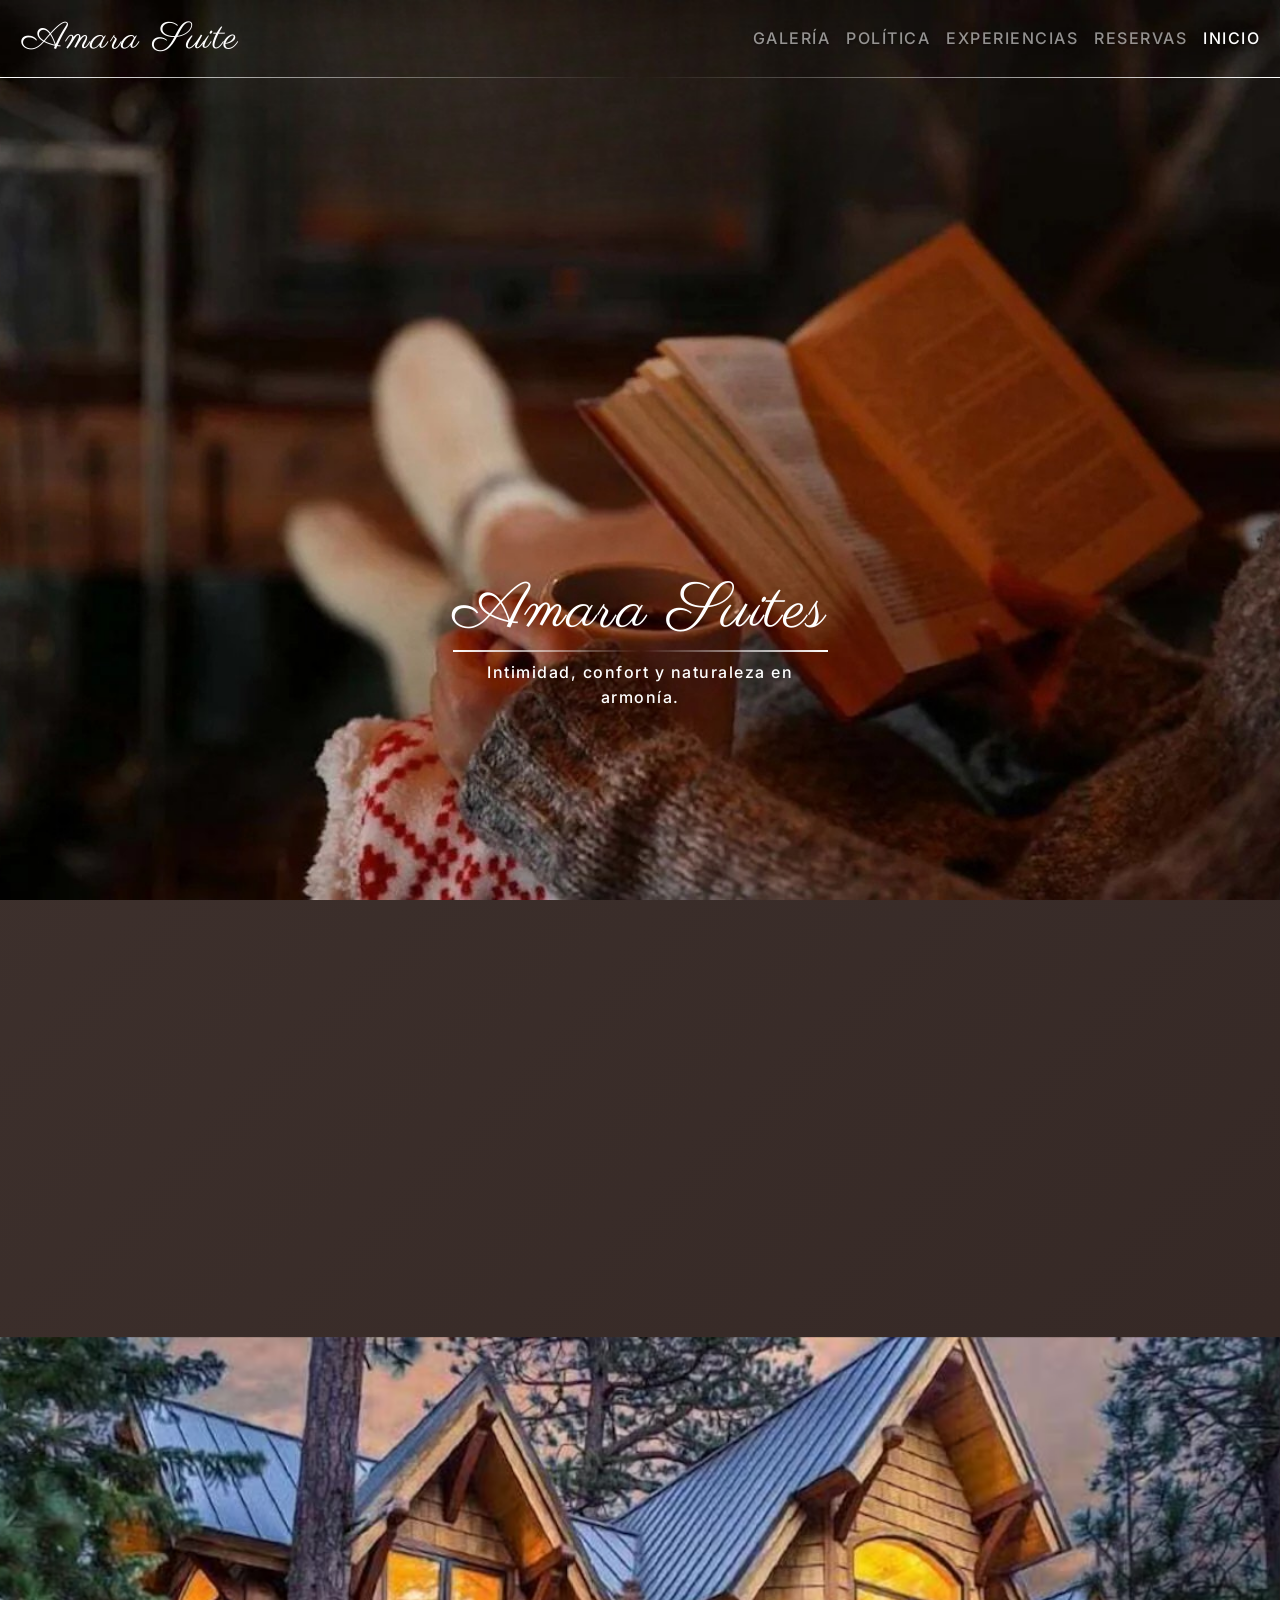
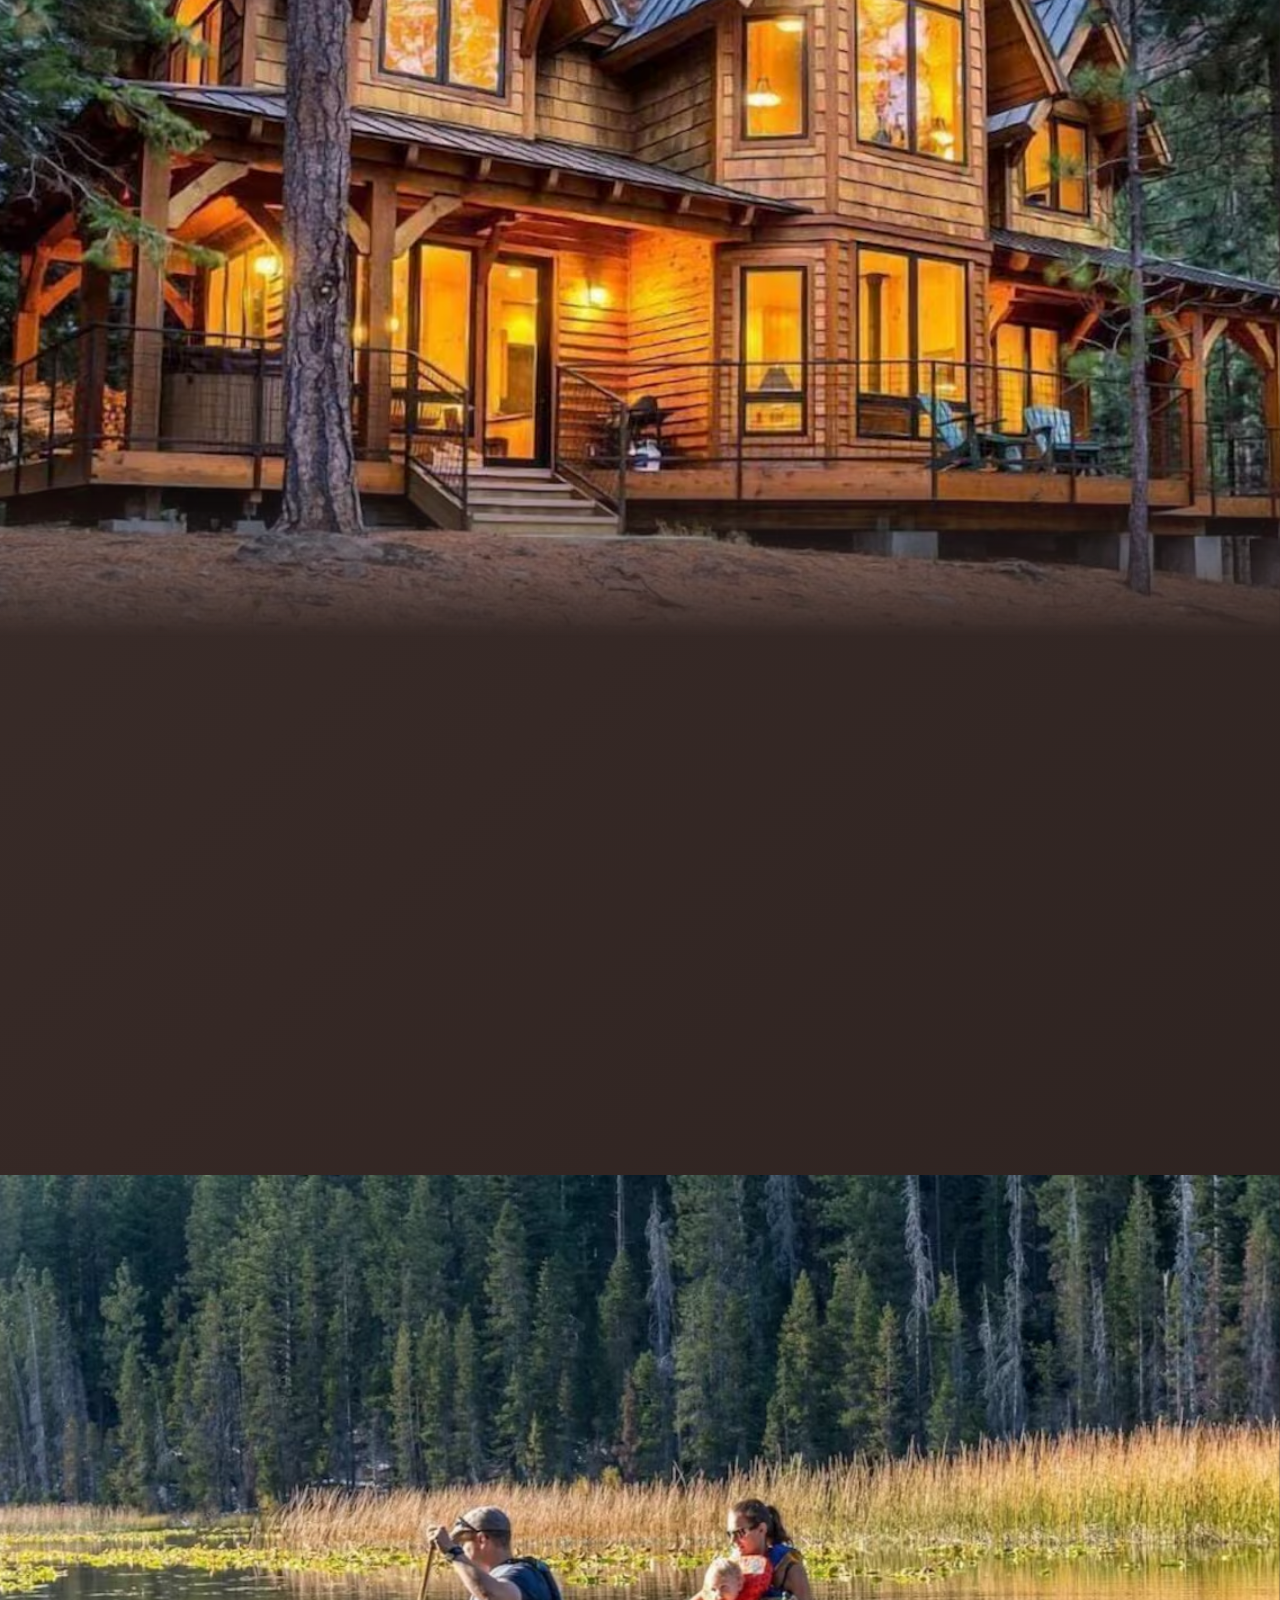
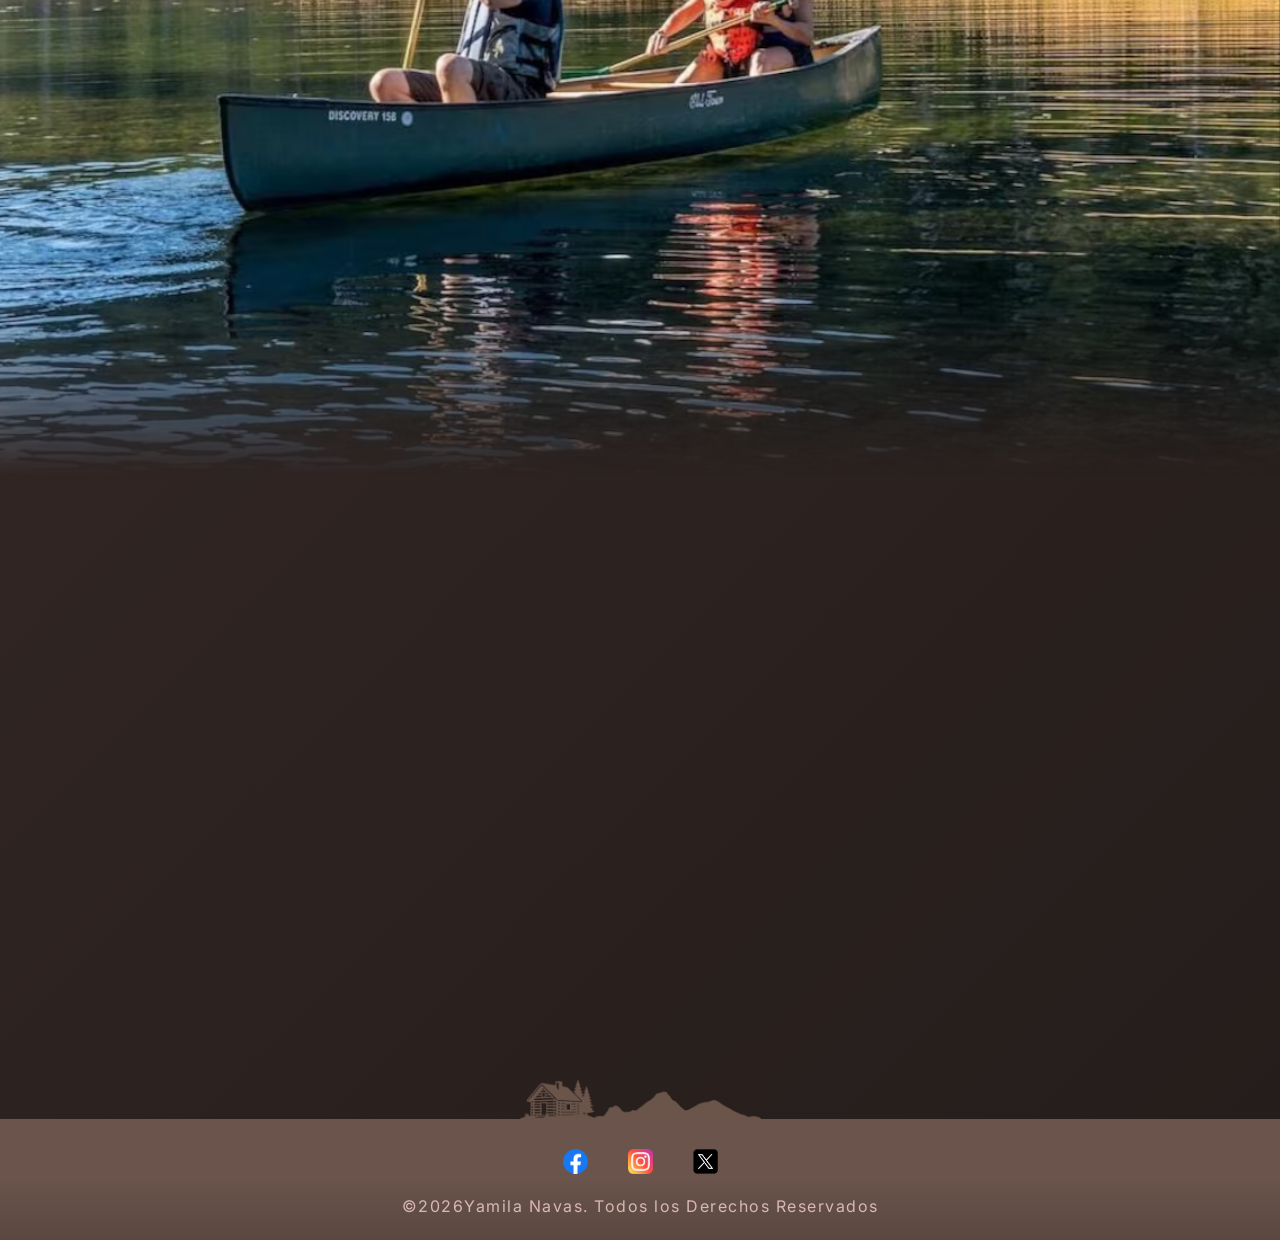
<file: index.html>
<!DOCTYPE html>
<html lang="es">

<head>
    <meta charset="UTF-8">
    <meta name="viewport" content="width=device-width, initial-scale=1.0">

    <link href="https://cdn.jsdelivr.net/npm/bootstrap@5.3.8/dist/css/bootstrap.min.css" rel="stylesheet" integrity="sha384-sRIl4kxILFvY47J16cr9ZwB07vP4J8+LH7qKQnuqkuIAvNWLzeN8tE5YBujZqJLB" crossorigin="anonymous">

    <!-- letra principal -->
    <link rel="preconnect" href="https://fonts.googleapis.com">
    <link rel="preconnect" href="https://fonts.gstatic.com" crossorigin>
    <link
        href="https://fonts.googleapis.com/css2?family=Inter:ital,opsz,wght@0,14..32,100..900;1,14..32,100..900&display=swap"
        rel="stylesheet"
    >

    <!-- letra cursiva -->
    <link rel="preconnect" href="https://fonts.googleapis.com">
    <link rel="preconnect" href="https://fonts.gstatic.com" crossorigin>
    <link href="https://fonts.googleapis.com/css2?family=Parisienne&display=swap" rel="stylesheet">

    <link href="https://unpkg.com/aos@2.3.1/dist/aos.css" rel="stylesheet">
    <link rel="stylesheet" href="./styles/styles.css">

    <!-- Título de la página -->
    <title>Amara Suites | Cabañas de lujo y descanso</title>
    <meta name="description" content="Descubrí Amara Suites, un espacio exclusivo para disfrutar de cabañas de lujo, naturaleza y descanso.">
    <meta name="keywords" content="cabañas de lujo, alojamiento exclusivo, descanso, turismo, Amara Suites">
</head>

<body>
    <header>
        <nav class="navbar navbar-expand-lg bg-body-tertiary menu"  data-bs-theme="dark">
            <div class="container-fluid">
                <!-- Logo a la izquierda -->
                <a class="navbar-brand logo-menu" href="./index.html">
                    Amara Suite
                </a>

                <button class="navbar-toggler" type="button" data-bs-toggle="collapse"
                    data-bs-target="#navbarSupportedContent">
                    <span class="navbar-toggler-icon"></span>
                </button>

                <!-- Enlaces a la derecha -->
                <div class="collapse navbar-collapse justify-content-end" id="navbarSupportedContent">
                    <ul class="navbar-nav mb-2 mb-lg-0">
                        <li class="nav-item"><a class="nav-link" href="./pages/galeria.html">Galería</a></li>
                        <li class="nav-item"><a class="nav-link" href="./pages/politica.html">Política</a></li>
                        <li class="nav-item"><a class="nav-link" href="./pages/experiencias.html">Experiencias</a></li>
                        <li class="nav-item"><a class="nav-link" href="./pages/reserva.html">Reservas</a></li>
                        <li class="nav-item"><a class="nav-link active" href="./index.html">Inicio</a></li>
                    </ul>
                </div>
            </div>
        </nav>


        <div class="hero hero-inicio">
            <div>
                <h1>Amara Suites</h1>
                <p class="texto-hero">Intimidad, confort y naturaleza en armonía.</p>
                <img src="./assets/iconos/flecha.svg" alt="">
            </div>
        </div>
    </header>
    <main>
        <section class="section-info">
            <div data-aos="fade-up" data-aos-duration="1000" class="content-container">
                <h2>Historia</h2>
                <div class="contenedor-parrafo">
                    <p>
                        Enim ullam doloribus vero dolore iste eius aspernatur velit tenetur saepe recusandae, est repellat eos. Vitae non ducimus deserunt cum rem hic natus maiores eveniet cumque.
                        Voluptate laborum voluptatibus corrupti id totam sunt atque, rerum corporis asperiores nostrum quos qui recusandae alias voluptatum. Perferendis adipisci aliquid necessitatibus possimus rerum in quae sunt fugiat asperiores, ut harum.
                        <span class="negrita">Corrupti id totam sunt atque, rerum corporis asperiores nostrum quos qui recusandae alias voluptatum.</span>
                    </p>

                    <p>
                        Enim ullam doloribus vero dolore iste eius aspernatur velit tenetur saepe recusandae, est repellat eos. Vitae non ducimus deserunt cum rem hic natus maiores eveniet cumque.
                        Voluptate laborum voluptatibus corrupti id totam sunt atque, rerum corporis asperiores nostrum quos qui recusandae alias voluptatum. Perferendis adipisci aliquid necessitatibus possimus rerum in quae sunt fugiat asperiores, ut harum.
                        <span class="negrita">Corrupti id totam sunt atque, rerum corporis asperiores nostrum quos qui recusandae alias voluptatum.</span>
                    </p>
                </div>
            </div>  
        </section>

        <section class="section-image image-1">
            <div data-aos="fade-up" data-aos-duration="1000" class="content-container">
            </div>  
        </section>

        <section class="section-destacado">
            <div data-aos="fade-up" data-aos-duration="1000" class="content-container">
                
                <h2>Aspectos destacados</h2>
                
                <ul>
                    <li>
                        <img src="./assets/iconos/family.svg" alt="">
                        <h3>Diversión en familias</h3>
                        <p>Muy bien valorado para familias.</p>
                    </li>

                    <li>
                        <img src="./assets/iconos/beach.svg" alt="">
                        <h3>Equipamiento de playa</h3>
                        <p>Equipamiento de playa para tus días junto al mar.</p>
                    </li>

                    <li>
                        <img src="./assets/iconos/location.svg" alt="">
                        <h3>Ubicación céntrica</h3>
                        <p>Nunca estarás lejos de donde necesites estar.</p>
                    </li>

                    <li>
                        <img src="./assets/iconos/cleaning.svg" alt="">
                        <h3>Lavado y limpieza</h3>
                        <p>Servicio de lavado de ropa y limpieza.</p>
                    </li>
                </ul>
                
            </div>  
        </section>

        <section class="section-image image-2">
            <div data-aos="fade-up" data-aos-duration="1000" class="content-container">
            </div>  
        </section>

        <section class="section-mapa">
            <div data-aos="fade-up" data-aos-duration="1000" class="content-container">
                <div>
                    <h2>Ubicacion</h2>
                    <p>Lorem ipsum dolor, sit amet consectetur adipisicing elit. Nisi, a quisquam hic totam, beatae repudiandae sint architecto illo reiciendis repellendus eos, libero laudantium eveniet laborum aperiam ipsam accusamus culpa autem?</p>
                </div>
                <iframe src="https://www.google.com/maps/embed?pb=!1m18!1m12!1m3!1d46160.178749176535!2d-121.5248288823637!3d43.68953113552361!2m3!1f0!2f0!3f0!3m2!1i1024!2i768!4f13.1!3m3!1m2!1s0x54b882ee605a1851%3A0x8d0493ec291fa151!2sLa%20Pine%2C%20Oreg%C3%B3n%2097739%2C%20EE.%20UU.!5e0!3m2!1ses-419!2sar!4v1793147214670!5m2!1ses-419!2sar" width="600" height="450" style="border:0;" allowfullscreen="" loading="lazy" referrerpolicy="strict-origin-when-cross-origin"></iframe>
            </div>  
        </section>
            
    </main>
    <footer>
        <ul>
            <li>
                <a href="https://www.facebook.com/" target="_blank">
                    <img src="./assets/sociales/facebook.png" alt="Ingresa a nuestra pagina de facebook">
                </a>
            </li>
            <li>
                <a href="https://www.instagram.com/" target="_blank">
                    <img src="./assets/sociales/instagram.png" alt="Ingresa a nuestra pagina de instagram">
                </a>
            </li>
            <li>
                <a href="https://x.com/?lang=es" target="_blank">
                    <img src="./assets/sociales/x.png" alt="Ingresa a nuestra pagina de X">
                </a>
            </li>
        </ul>
        <p>&copy;<span id="year"></span>Yamila Navas. Todos los Derechos Reservados</p>
    </footer>
    <script>
        document.getElementById('year').textContent = new Date().getFullYear();
    </script>
    <script src="https://cdn.jsdelivr.net/npm/bootstrap@5.3.8/dist/js/bootstrap.bundle.min.js" integrity="sha384-FKyoEForCGlyvwx9Hj09JcYn3nv7wiPVlz7YYwJrWVcXK/BmnVDxM+D2scQbITxI" crossorigin="anonymous"></script>
    <script src="https://unpkg.com/aos@2.3.1/dist/aos.js"></script>
    <script>
        AOS.init();
    </script>
</body>

</html>
</file>
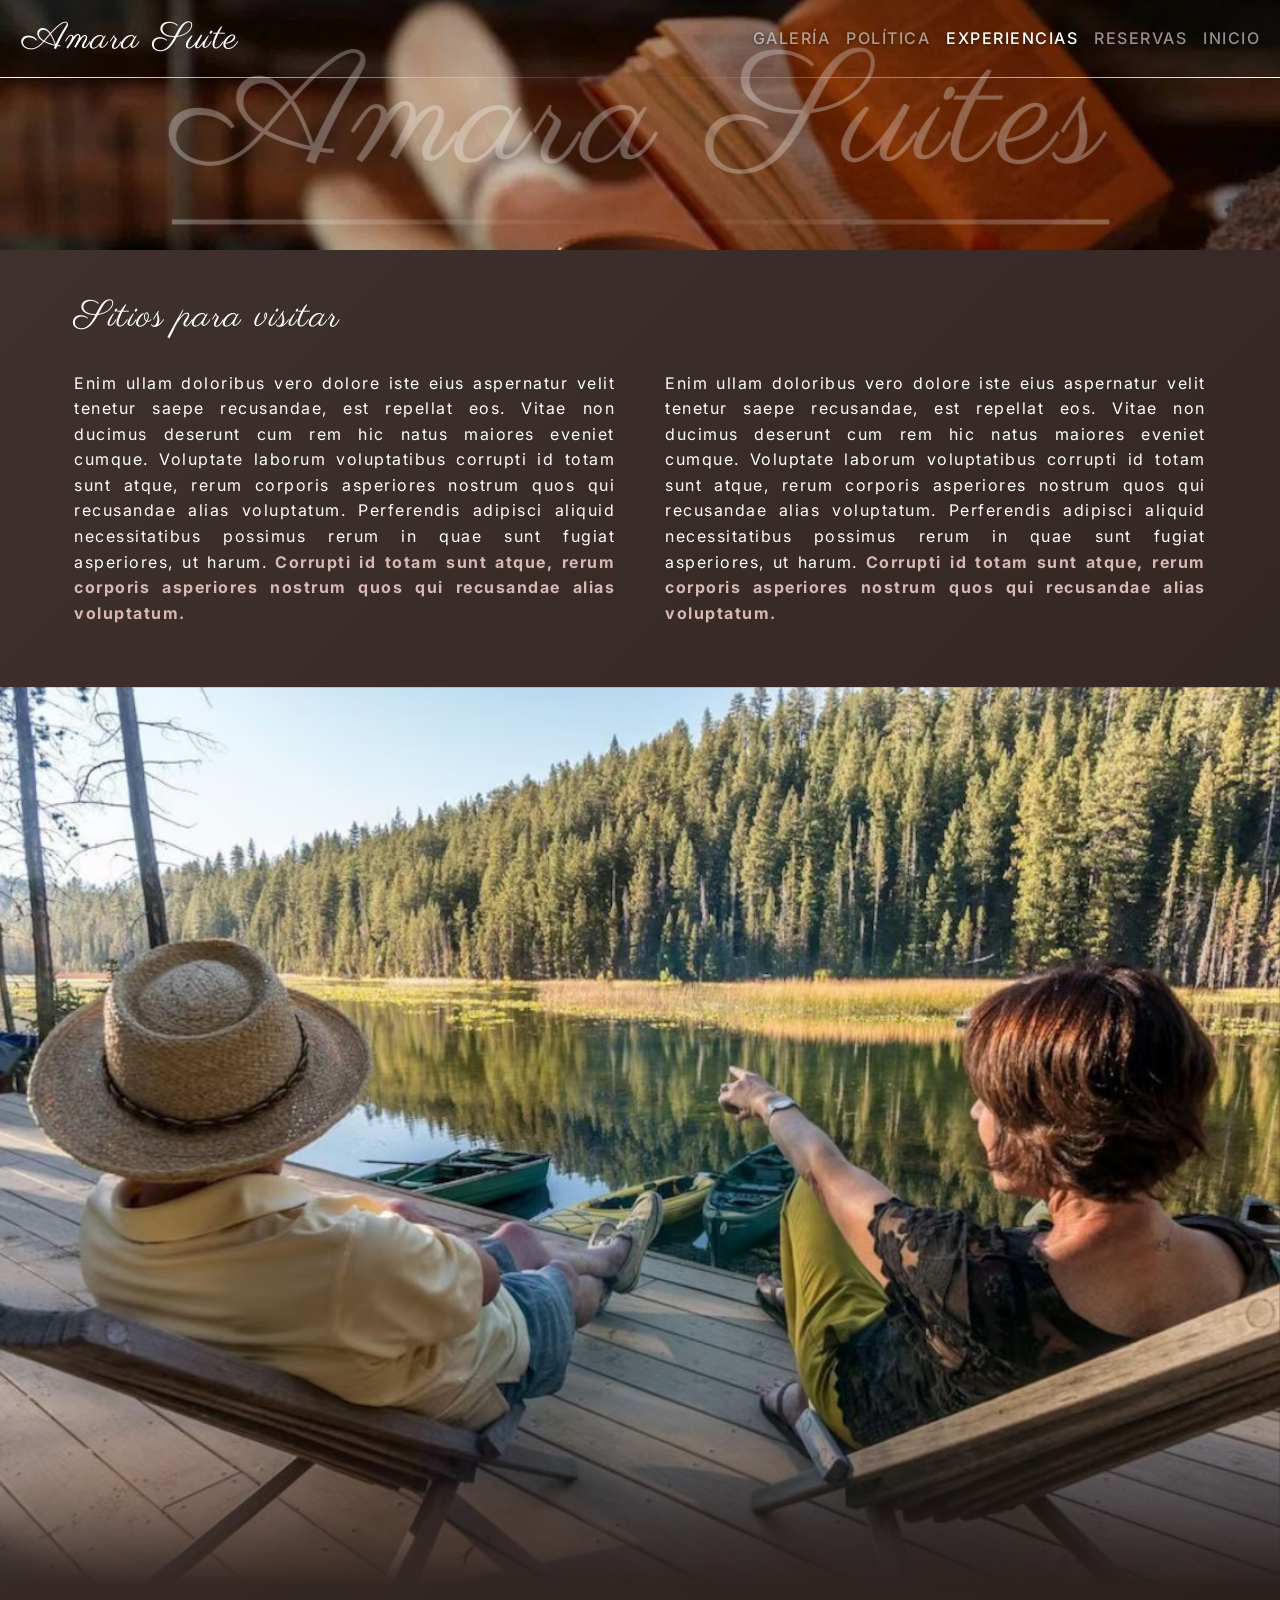
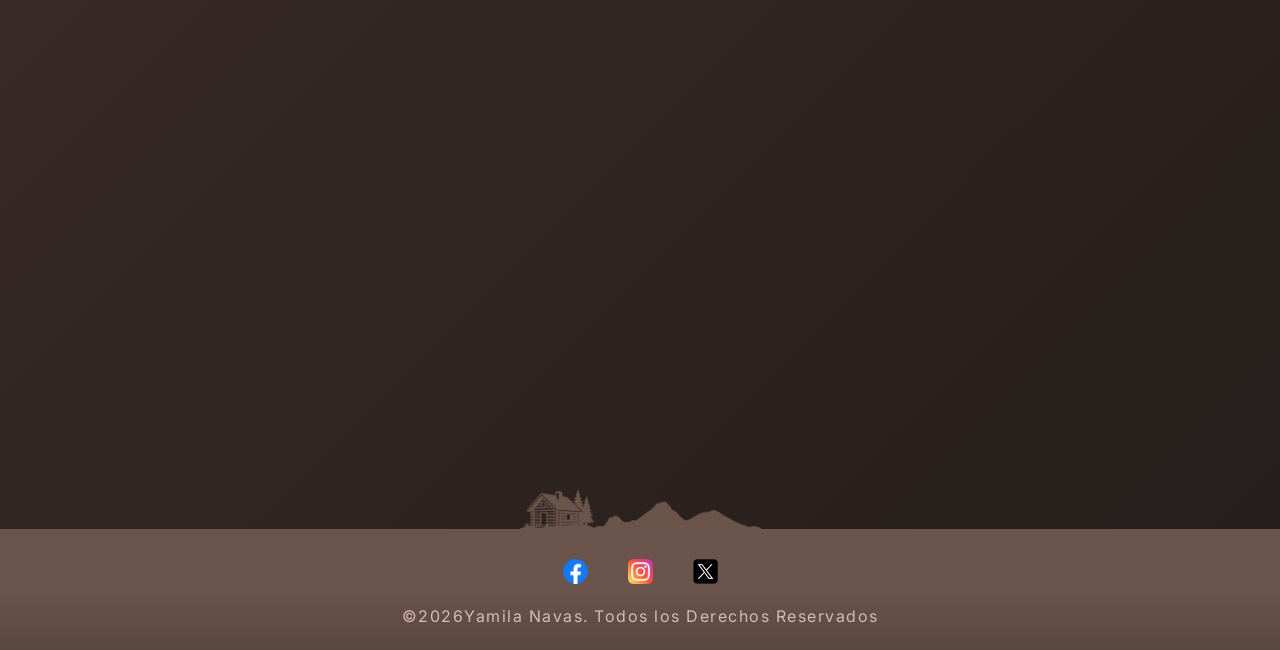
<file: pages/experiencias.html>
<!DOCTYPE html>
<html lang="es">
<head>
    <meta charset="UTF-8">
    <meta name="viewport" content="width=device-width, initial-scale=1.0">
    <link href="https://cdn.jsdelivr.net/npm/bootstrap@5.3.8/dist/css/bootstrap.min.css" rel="stylesheet" integrity="sha384-sRIl4kxILFvY47J16cr9ZwB07vP4J8+LH7qKQnuqkuIAvNWLzeN8tE5YBujZqJLB" crossorigin="anonymous">

    <!-- letra principal -->
    <link rel="preconnect" href="https://fonts.googleapis.com">
    <link rel="preconnect" href="https://fonts.gstatic.com" crossorigin>
    <link
        href="https://fonts.googleapis.com/css2?family=Inter:ital,opsz,wght@0,14..32,100..900;1,14..32,100..900&display=swap"
        rel="stylesheet"
    >

    <!-- letra cursiva -->
    <link rel="preconnect" href="https://fonts.googleapis.com">
    <link rel="preconnect" href="https://fonts.gstatic.com" crossorigin>
    <link href="https://fonts.googleapis.com/css2?family=Parisienne&display=swap" rel="stylesheet">

    <link href="https://unpkg.com/aos@2.3.1/dist/aos.css" rel="stylesheet">
    <link rel="stylesheet" href="../styles/styles.css">
    
    <!-- Título de la página -->
    <title>Experiencias | Amara Suites</title>
    <meta name="description" content="Descubrí las experiencias y actividades que ofrece el entorno de Amara Suites para disfrutar de una estadía inolvidable.">
    <meta name="keywords" content="experiencias, actividades turísticas, lugares de interés, turismo, Amara Suites">
</head>
<body>
    <header>
        <nav class="navbar navbar-expand-lg bg-body-tertiary menu"  data-bs-theme="dark">
            <div class="container-fluid">
                <!-- Logo a la izquierda -->
                <a class="navbar-brand logo-menu" href="../index.html">
                    Amara Suite
                </a>

                <button class="navbar-toggler" type="button" data-bs-toggle="collapse"
                    data-bs-target="#navbarSupportedContent">
                    <span class="navbar-toggler-icon"></span>
                </button>

                <!-- Enlaces a la derecha -->
                <div class="collapse navbar-collapse justify-content-end" id="navbarSupportedContent">
                    <ul class="navbar-nav mb-2 mb-lg-0">
                        <li class="nav-item"><a class="nav-link" href="./galeria.html">Galería</a></li>
                        <li class="nav-item"><a class="nav-link" href="./politica.html">Política</a></li>
                        <li class="nav-item"><a class="nav-link active" href="./experiencias.html">Experiencias</a></li>
                        <li class="nav-item"><a class="nav-link" href="./reserva.html">Reservas</a></li>
                        <li class="nav-item"><a class="nav-link" href="../index.html">Inicio</a></li>
                    </ul>
                </div>
            </div>
        </nav>

        <div class="hero ">
            <div class="banner">
                <h1>Amara Suites</h1>
            </div>
        </div>
    </header>
    <main>

        <section class="section-info">
            <div data-aos="fade-up" data-aos-duration="1000" class="content-container">
                <h2>Sitios para visitar</h2>
                <div class="contenedor-parrafo">
                    <p>
                        Enim ullam doloribus vero dolore iste eius aspernatur velit tenetur saepe recusandae, est repellat eos. Vitae non ducimus deserunt cum rem hic natus maiores eveniet cumque.
                        Voluptate laborum voluptatibus corrupti id totam sunt atque, rerum corporis asperiores nostrum quos qui recusandae alias voluptatum. Perferendis adipisci aliquid necessitatibus possimus rerum in quae sunt fugiat asperiores, ut harum.
                        <span class="negrita">Corrupti id totam sunt atque, rerum corporis asperiores nostrum quos qui recusandae alias voluptatum.</span>
                    </p>

                    <p>
                        Enim ullam doloribus vero dolore iste eius aspernatur velit tenetur saepe recusandae, est repellat eos. Vitae non ducimus deserunt cum rem hic natus maiores eveniet cumque.
                        Voluptate laborum voluptatibus corrupti id totam sunt atque, rerum corporis asperiores nostrum quos qui recusandae alias voluptatum. Perferendis adipisci aliquid necessitatibus possimus rerum in quae sunt fugiat asperiores, ut harum.
                        <span class="negrita">Corrupti id totam sunt atque, rerum corporis asperiores nostrum quos qui recusandae alias voluptatum.</span>
                    </p>
                </div>
            </div>  
        </section>

        <section class="section-image image-3">
            <div data-aos="fade-up" data-aos-duration="1000" class="content-container">
            </div>  
        </section>

        <section class="section-info">
            <div data-aos="fade-up" data-aos-duration="1000" class="content-container">
                <h2>Actividades</h2>
                <div class="contenedor-parrafo">
                    <p>
                        Enim ullam doloribus vero dolore iste eius aspernatur velit tenetur saepe recusandae, est repellat eos. Vitae non ducimus deserunt cum rem hic natus maiores eveniet cumque.
                        Voluptate laborum voluptatibus corrupti id totam sunt atque, rerum corporis asperiores nostrum quos qui recusandae alias voluptatum. Perferendis adipisci aliquid necessitatibus possimus rerum in quae sunt fugiat asperiores, ut harum.
                        <span class="negrita">Corrupti id totam sunt atque, rerum corporis asperiores nostrum quos qui recusandae alias voluptatum.</span>
                    </p>

                    <p>
                        Enim ullam doloribus vero dolore iste eius aspernatur velit tenetur saepe recusandae, est repellat eos. Vitae non ducimus deserunt cum rem hic natus maiores eveniet cumque.
                        Voluptate laborum voluptatibus corrupti id totam sunt atque, rerum corporis asperiores nostrum quos qui recusandae alias voluptatum. Perferendis adipisci aliquid necessitatibus possimus rerum in quae sunt fugiat asperiores, ut harum.
                        <span class="negrita">Corrupti id totam sunt atque, rerum corporis asperiores nostrum quos qui recusandae alias voluptatum.</span>
                    </p>
                </div>
            </div>  
        </section>

    </main>
    <footer>
        <ul>
            <li>
                <a href="https://www.facebook.com/" target="_blank">
                    <img src="../assets/sociales/facebook.png" alt="Ingresa a nuestra pagina de facebook">
                </a>
            </li>
            <li>
                <a href="https://www.instagram.com/" target="_blank">
                    <img src="../assets/sociales/instagram.png" alt="Ingresa a nuestra pagina de instagram">
                </a>
            </li>
            <li>
                <a href="https://x.com/?lang=es" target="_blank">
                    <img src="../assets/sociales/x.png" alt="Ingresa a nuestra pagina de X">
                </a>
            </li>
        </ul>
        <p>&copy;<span id="year"></span>Yamila Navas. Todos los Derechos Reservados</p>
    </footer>
    <script>
        document.getElementById('year').textContent = new Date().getFullYear();
        
    </script> 
    <script src="https://cdn.jsdelivr.net/npm/bootstrap@5.3.8/dist/js/bootstrap.bundle.min.js" integrity="sha384-FKyoEForCGlyvwx9Hj09JcYn3nv7wiPVlz7YYwJrWVcXK/BmnVDxM+D2scQbITxI" crossorigin="anonymous"></script>
    <script src="https://unpkg.com/aos@2.3.1/dist/aos.js"></script>
    <script>
        AOS.init();
    </script>

</body>
</html>
</file>
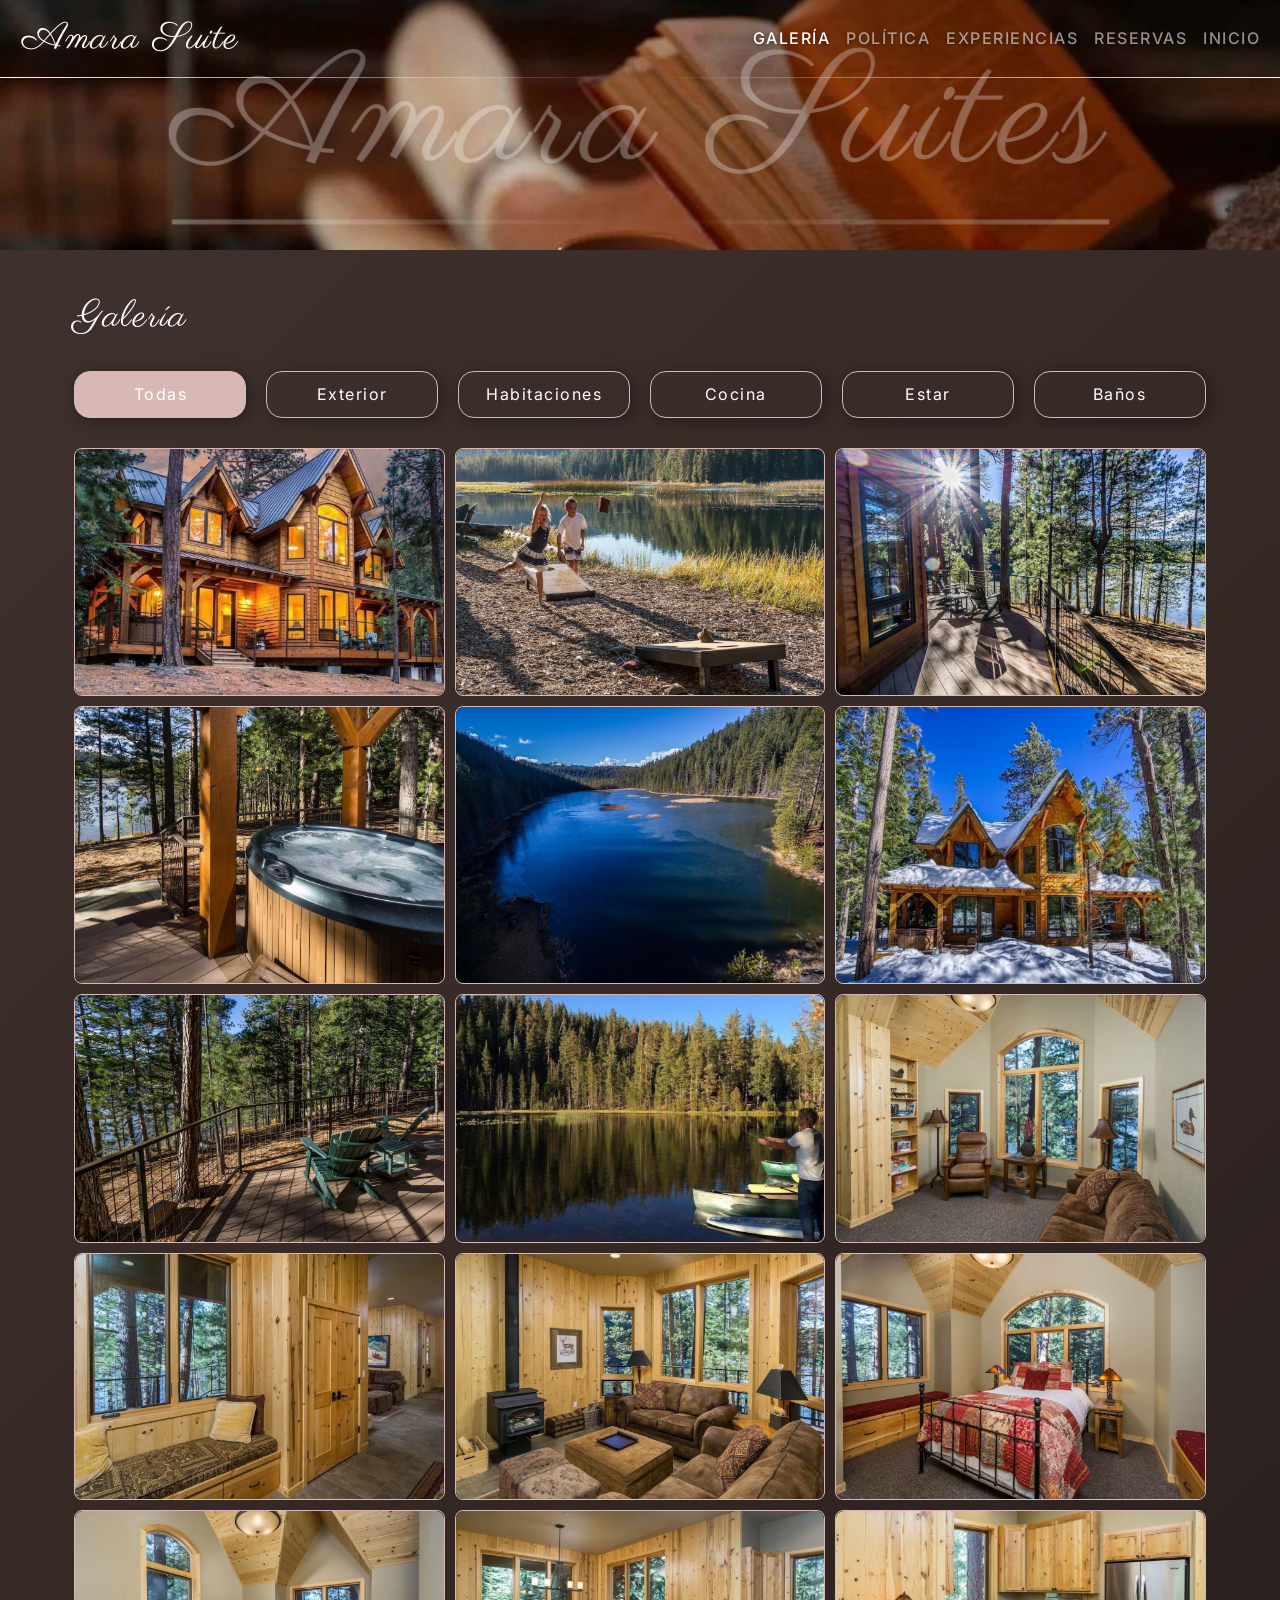
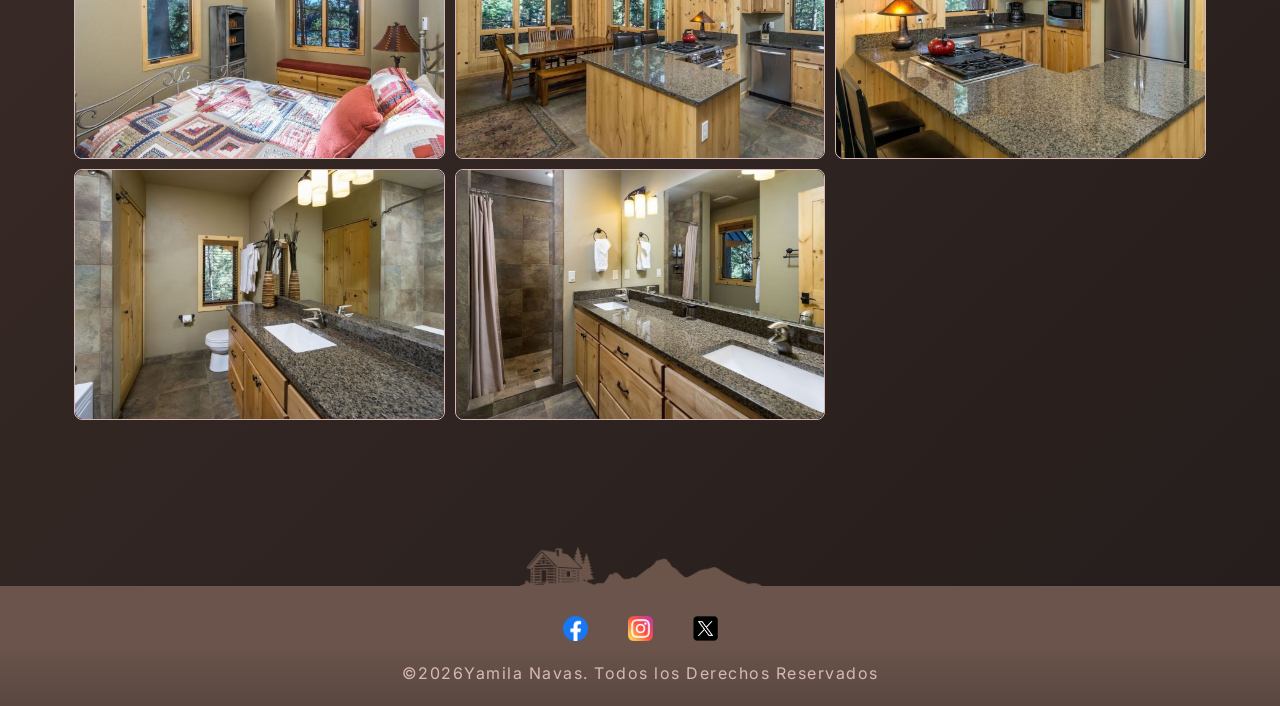
<file: pages/galeria.html>
<!DOCTYPE html>
<html lang="es">
<head>
    <meta charset="UTF-8">
    <meta name="viewport" content="width=device-width, initial-scale=1.0">
    <link href="https://cdn.jsdelivr.net/npm/bootstrap@5.3.8/dist/css/bootstrap.min.css" rel="stylesheet" integrity="sha384-sRIl4kxILFvY47J16cr9ZwB07vP4J8+LH7qKQnuqkuIAvNWLzeN8tE5YBujZqJLB" crossorigin="anonymous">

    <!-- letra principal -->
    <link rel="preconnect" href="https://fonts.googleapis.com">
    <link rel="preconnect" href="https://fonts.gstatic.com" crossorigin>
    <link
        href="https://fonts.googleapis.com/css2?family=Inter:ital,opsz,wght@0,14..32,100..900;1,14..32,100..900&display=swap"
        rel="stylesheet"
    >

    <!-- letra cursiva -->
    <link rel="preconnect" href="https://fonts.googleapis.com">
    <link rel="preconnect" href="https://fonts.gstatic.com" crossorigin>
    <link href="https://fonts.googleapis.com/css2?family=Parisienne&display=swap" rel="stylesheet">

    <link href="https://unpkg.com/aos@2.3.1/dist/aos.css" rel="stylesheet">
    <link rel="stylesheet" href="../styles/styles.css">
    
    <!-- Título de la página -->
    <title>Galería | Amara Suites</title>
    <meta name="description" content="Explorá la galería de Amara Suites y descubrí nuestros espacios, instalaciones y detalles diseñados para una estadía especial.">
    <meta name="keywords" content="galería, fotos de cabañas, instalaciones, alojamiento de lujo, Amara Suites">
</head>
<body>
    <header>
        <nav class="navbar navbar-expand-lg bg-body-tertiary menu"  data-bs-theme="dark">
            <div class="container-fluid">
                <!-- Logo a la izquierda -->
                <a class="navbar-brand logo-menu" href="../index.html">
                    Amara Suite
                </a>

                <button class="navbar-toggler" type="button" data-bs-toggle="collapse"
                    data-bs-target="#navbarSupportedContent">
                    <span class="navbar-toggler-icon"></span>
                </button>

                <!-- Enlaces a la derecha -->
                <div class="collapse navbar-collapse justify-content-end" id="navbarSupportedContent">
                    <ul class="navbar-nav mb-2 mb-lg-0">
                        <li class="nav-item"><a class="nav-link active" href="./galeria.html">Galería</a></li>
                        <li class="nav-item"><a class="nav-link" href="./politica.html">Política</a></li>
                        <li class="nav-item"><a class="nav-link" href="./experiencias.html">Experiencias</a></li>
                        <li class="nav-item"><a class="nav-link" href="./reserva.html">Reservas</a></li>
                        <li class="nav-item"><a class="nav-link" href="../index.html">Inicio</a></li>
                    </ul>
                </div>
            </div>
        </nav>

        <div class="hero">
            <div class="banner"> 
                <h1>Amara Suites</h1>
            </div>
        </div>
    </header>
    <main>
        <section class="section-galeria">
            <div data-aos="fade-up" data-aos-duration="1000" class="content-container">
                
                <h2>Galería</h2>

                <ul class="filtro">
                    <li class="active"><a href="#" data-filtro="todas">Todas</a></li>
                    <li><a href="#" data-filtro="ext">Exterior</a></li>
                    <li><a href="#" data-filtro="hab">Habitaciones</a></li>
                    <li><a href="#" data-filtro="coc">Cocina</a></li>
                    <li><a href="#" data-filtro="est">Estar</a></li>
                    <li><a href="#" data-filtro="bañ">Baños</a></li>
                </ul>


                <ul class="galeria">
                    <li class="ext">
                        <img src="../assets/galeria/35.avif" alt="Fachada de la cabaña Amara Suite">
                    </li>

                    <li class="ext">
                        <img src="../assets/galeria/36.avif" alt="Lago cercano a Amara Suite">
                    </li>

                    <li class="ext">
                        <img src="../assets/galeria/01.avif" alt="Porche de la cabaña Amara Suite">
                    </li>

                    <li class="ext">
                        <img src="../assets/galeria/07.avif" alt="Jacuzzi exterior de Amara Suite">
                    </li>

                    <li class="ext">
                        <img src="../assets/galeria/08.webp" alt="Lago cercano a Amara Suit">
                    </li>

                    <li class="ext">
                        <img src="../assets/galeria/16.avif" alt="Fachada de la cabaña Amara Suite en invierno">
                    </li>

                    <li class="ext">
                        <img src="../assets/galeria/23.avif" alt="Porche de la cabaña Amara Suite">
                    </li>

                    <li class="ext">
                        <img src="../assets/galeria/24.avif" alt="Lago cercano a Amara Suite">
                    </li>

                    <li class="est">
                        <img src="../assets/galeria/06.avif" alt="Sala de estar interior de Amara Suite">
                    </li>

                    <li class="est">
                        <img src="../assets/galeria/14.avif" alt="Sala de estar interior de Amara Suite">
                    </li>

                    <li class="est">
                        <img src="../assets/galeria/37.avif" alt="Sala de estar interior de Amara Suite con sillones y meza">
                    </li>

                    <li class="hab">
                        <img src="../assets/galeria/10.avif" alt="Habitacion matrimonial de Amara Suite">
                    </li>

                    <li class="hab">
                        <img src="../assets/galeria/26.webp" alt="Segunda habitacion matrimonial de Amara Suite">
                    </li>

                    <li class="coc">
                        <img src="../assets/galeria/11.avif" alt="Cocina equipada de Amara Suite">
                    </li>

                    <li class="coc">
                        <img src="../assets/galeria/15.avif" alt="Cocina equipada de Amara Suite">
                    </li>

                    <li class="bañ">
                        <img src="../assets/galeria/33.avif" alt="Baño principal equipado de Amara Suite">
                    </li>

                    <li class="bañ">
                        <img src="../assets/galeria/41.avif" alt="Baño secundario equipado de Amara Suite">
                    </li>
                </ul>
            </div> 
        </section>
    </main>
    <footer>
        <ul>
            <li>
                <a href="https://www.facebook.com/" target="_blank">
                    <img src="../assets/sociales/facebook.png" alt="Ingresa a nuestra pagina de facebook">
                </a>
            </li>
            <li>
                <a href="https://www.instagram.com/" target="_blank">
                    <img src="../assets/sociales/instagram.png" alt="Ingresa a nuestra pagina de instagram">
                </a>
            </li>
            <li>
                <a href="https://x.com/?lang=es" target="_blank">
                    <img src="../assets/sociales/x.png" alt="Ingresa a nuestra pagina de X">
                </a>
            </li>
        </ul>
        <p>&copy;<span id="year"></span>Yamila Navas. Todos los Derechos Reservados</p>
    </footer>
    <script>
        document.getElementById('year').textContent = new Date().getFullYear();

        const filtros = document.querySelectorAll('.filtro li');
        const imagenes = document.querySelectorAll('.galeria li');

        filtros.forEach(filtro => {
            filtro.addEventListener('click', (evento) => {
                evento.preventDefault();

                const categoria = filtro.querySelector('a').dataset.filtro;

                // Filtrar las imágenes
                imagenes.forEach(imagen => {
                    if (categoria === 'todas' || imagen.classList.contains(categoria)) {
                        imagen.style.display = '';
                    } else {
                        imagen.style.display = 'none';
                    }
                });

                // Quitar active de todos los li
                filtros.forEach(item => {
                    item.classList.remove('active');
                });

                // Agregar active al li seleccionado
                filtro.classList.add('active');
            });
        });
    </script> 
    <script src="https://cdn.jsdelivr.net/npm/bootstrap@5.3.8/dist/js/bootstrap.bundle.min.js" integrity="sha384-FKyoEForCGlyvwx9Hj09JcYn3nv7wiPVlz7YYwJrWVcXK/BmnVDxM+D2scQbITxI" crossorigin="anonymous"></script>
    <script src="https://unpkg.com/aos@2.3.1/dist/aos.js"></script>
    <script>
        AOS.init();
    </script>

</body>
</html>
</file>
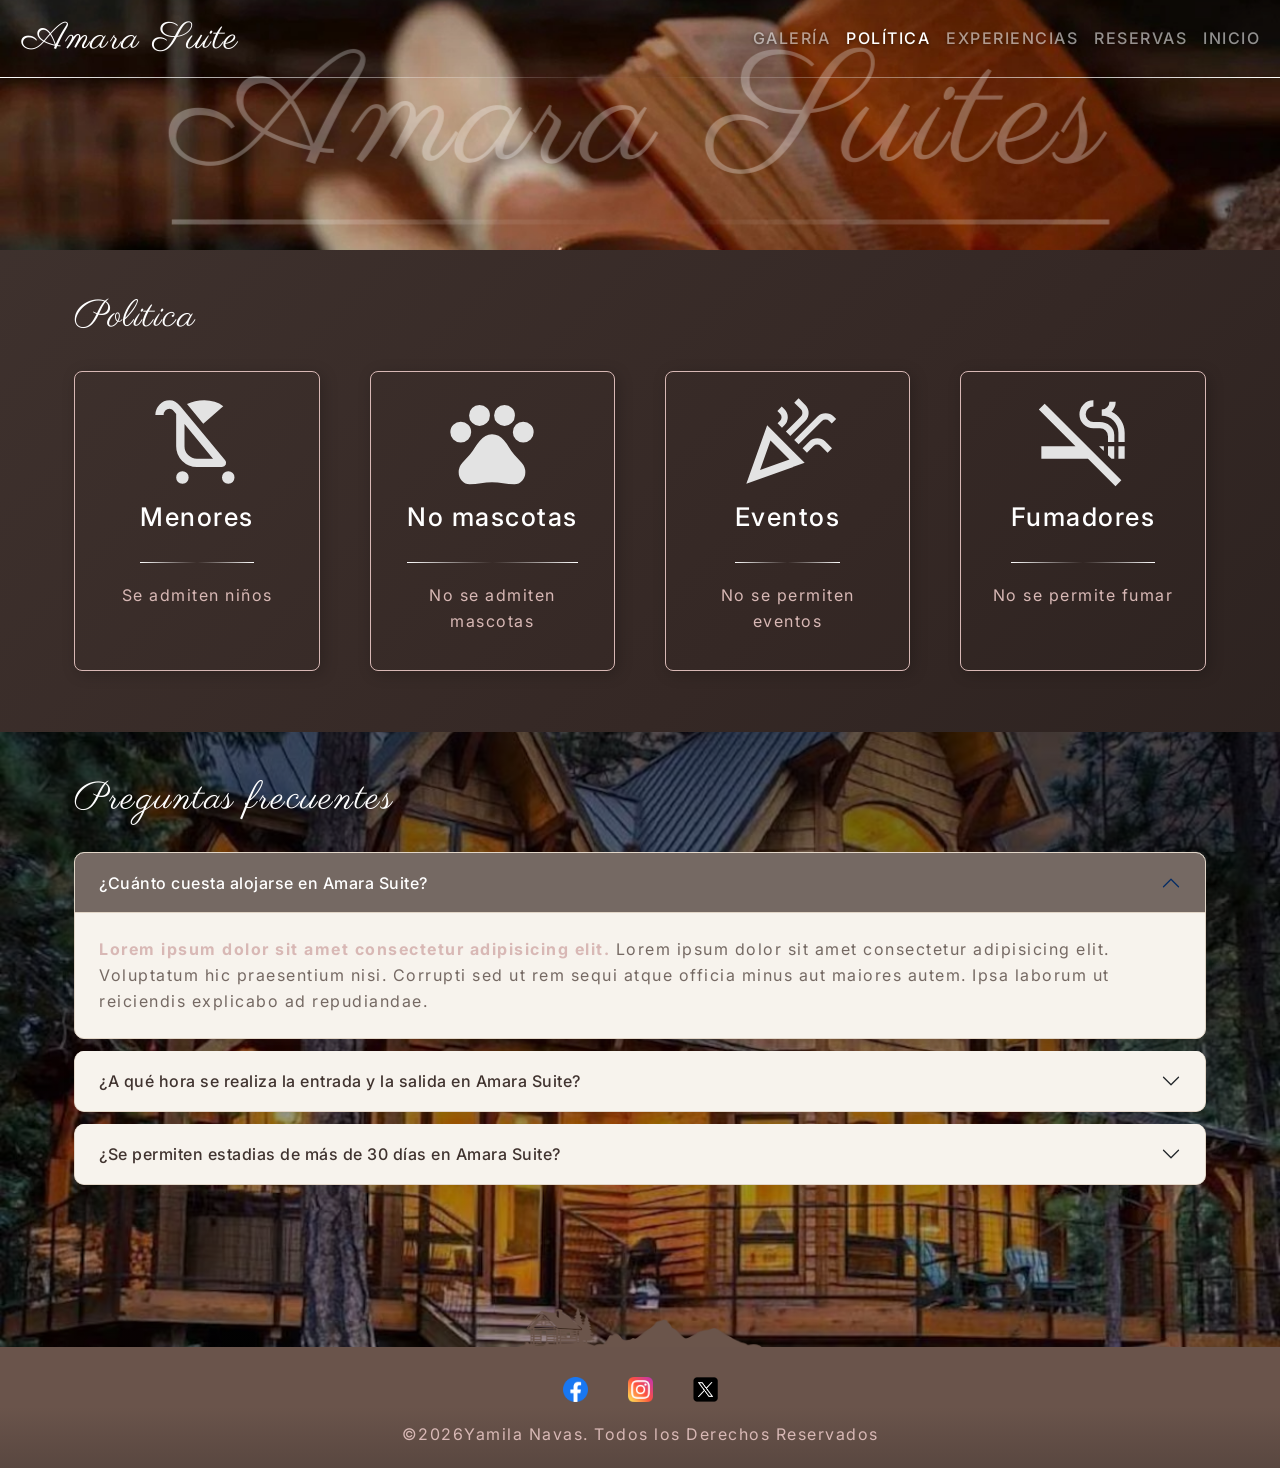
<file: pages/politica.html>
<!DOCTYPE html>
<html lang="es">
<head>
    <meta charset="UTF-8">
    <meta name="viewport" content="width=device-width, initial-scale=1.0">
    <link href="https://cdn.jsdelivr.net/npm/bootstrap@5.3.8/dist/css/bootstrap.min.css" rel="stylesheet" integrity="sha384-sRIl4kxILFvY47J16cr9ZwB07vP4J8+LH7qKQnuqkuIAvNWLzeN8tE5YBujZqJLB" crossorigin="anonymous">

    <!-- letra principal -->
    <link rel="preconnect" href="https://fonts.googleapis.com">
    <link rel="preconnect" href="https://fonts.gstatic.com" crossorigin>
    <link
        href="https://fonts.googleapis.com/css2?family=Inter:ital,opsz,wght@0,14..32,100..900;1,14..32,100..900&display=swap"
        rel="stylesheet"
    >

    <!-- letra cursiva -->
    <link rel="preconnect" href="https://fonts.googleapis.com">
    <link rel="preconnect" href="https://fonts.gstatic.com" crossorigin>
    <link href="https://fonts.googleapis.com/css2?family=Parisienne&display=swap" rel="stylesheet">

    <link href="https://unpkg.com/aos@2.3.1/dist/aos.css" rel="stylesheet">
    <link rel="stylesheet" href="../styles/styles.css">
    
    <!-- Título de la página -->
    <title>Políticas de alojamiento | Amara Suites</title>
    <meta name="description" content="Conocé las políticas, condiciones de reserva y normas de alojamiento de Amara Suites antes de planificar tu estadía.">
    <meta name="keywords" content="políticas de alojamiento, condiciones de reserva, normas, Amara Suites">
</head>
<body>
    <header>
        <nav class="navbar navbar-expand-lg bg-body-tertiary menu"  data-bs-theme="dark">
            <div class="container-fluid">
                <!-- Logo a la izquierda -->
                <a class="navbar-brand logo-menu" href="../index.html">
                    Amara Suite
                </a>

                <button class="navbar-toggler" type="button" data-bs-toggle="collapse"
                    data-bs-target="#navbarSupportedContent">
                    <span class="navbar-toggler-icon"></span>
                </button>

                <!-- Enlaces a la derecha -->
                <div class="collapse navbar-collapse justify-content-end" id="navbarSupportedContent">
                    <ul class="navbar-nav mb-2 mb-lg-0">
                        <li class="nav-item"><a class="nav-link" href="./galeria.html">Galería</a></li>
                        <li class="nav-item"><a class="nav-link active" href="./politica.html">Política</a></li>
                        <li class="nav-item"><a class="nav-link" href="./experiencias.html">Experiencias</a></li>
                        <li class="nav-item"><a class="nav-link" href="./reserva.html">Reservas</a></li>
                        <li class="nav-item"><a class="nav-link" href="../index.html">Inicio</a></li>
                    </ul>
                </div>
            </div>
        </nav>

        <div class="hero ">
            <div class="banner">
                <h1>Amara Suites</h1>
            </div>
        </div>
    </header>
    <main>
        <section class="section-politica">
            <div data-aos="fade-up" data-aos-duration="1000" class="content-container">
                <h2>Politica</h2>

                <ul>
                    <li>
                        <img src="../assets/iconos/child.svg" alt="">
                        <h3>Menores</h3>
                        <p>Se admiten niños</p>
                    </li>

                    <li>
                        <img src="../assets/iconos/pets.svg" alt="">
                        <h3>No mascotas</h3>
                        <p>No se admiten mascotas</p>
                    </li>

                    <li>
                        <img src="../assets/iconos/celebration.svg" alt="">
                        <h3>Eventos</h3>
                        <p>No se permiten eventos</p>
                    </li>

                    <li>
                        <img src="../assets/iconos/smoke.svg" alt="">
                        <h3>Fumadores</h3>
                        <p>No se permite fumar</p>
                    </li>
                </ul>
            </div> 
        </section>

        <section  class="section-acordion">
            <div data-aos="fade-up" data-aos-duration="1000" class="content-container">
                <h2>Preguntas frecuentes</h2>
                <div class="flex-acordion">
                    <div class="accordion acordion-color" id="accordionPanelsStayOpenExample">
                        <div class="accordion-item">
                            <h3 class="accordion-header">
                            <button class="accordion-button" type="button" data-bs-toggle="collapse" data-bs-target="#panelsStayOpen-collapseOne" aria-expanded="true" aria-controls="panelsStayOpen-collapseOne">
                                ¿Cuánto cuesta alojarse en Amara Suite?
                            </button>
                            </h3>
                            <div id="panelsStayOpen-collapseOne" class="accordion-collapse collapse show">
                            <div class="accordion-body">
                                <strong class="negrita">Lorem ipsum dolor sit amet consectetur adipisicing elit.</strong> Lorem ipsum dolor sit amet consectetur adipisicing elit. Voluptatum hic praesentium nisi. Corrupti sed ut rem sequi atque officia minus aut maiores autem. Ipsa laborum ut reiciendis explicabo ad repudiandae.
                            </div>
                            </div>
                        </div>
                        <div class="accordion-item">
                            <h3 class="accordion-header">
                            <button class="accordion-button collapsed" type="button" data-bs-toggle="collapse" data-bs-target="#panelsStayOpen-collapseTwo" aria-expanded="false" aria-controls="panelsStayOpen-collapseTwo">
                                ¿A qué hora se realiza la entrada y la salida en Amara Suite? 
                            </button>
                            </h3>
                            <div id="panelsStayOpen-collapseTwo" class="accordion-collapse collapse">
                            <div class="accordion-body">
                                <strong class="negrita">Lorem ipsum dolor sit amet consectetur adipisicing elit.</strong> Lorem ipsum dolor sit amet consectetur adipisicing elit. Voluptatum hic praesentium nisi. Corrupti sed ut rem sequi atque officia minus aut maiores autem. Ipsa laborum ut reiciendis explicabo ad repudiandae.
                            </div>
                            </div>
                        </div>
                        <div class="accordion-item">
                            <h3 class="accordion-header">
                            <button class="accordion-button collapsed" type="button" data-bs-toggle="collapse" data-bs-target="#panelsStayOpen-collapseThree" aria-expanded="false" aria-controls="panelsStayOpen-collapseThree">
                                ¿Se permiten estadias de más de 30 días en Amara Suite? 
                            </button>
                            </h3>
                            <div id="panelsStayOpen-collapseThree" class="accordion-collapse collapse">
                            <div class="accordion-body">
                                <strong class="negrita">Lorem ipsum dolor sit amet consectetur adipisicing elit.</strong> Lorem ipsum dolor sit amet consectetur adipisicing elit. Voluptatum hic praesentium nisi. Corrupti sed ut rem sequi atque officia minus aut maiores autem. Ipsa laborum ut reiciendis explicabo ad repudiandae.
                            </div>
                            </div>
                        </div>
                    </div>
                </div>
            </div> 
        </section>
    </main>
    <footer>
        <ul>
            <li>
                <a href="https://www.facebook.com/" target="_blank">
                    <img src="../assets/sociales/facebook.png" alt="Ingresa a nuestra pagina de facebook">
                </a>
            </li>
            <li>
                <a href="https://www.instagram.com/" target="_blank">
                    <img src="../assets/sociales/instagram.png" alt="Ingresa a nuestra pagina de instagram">
                </a>
            </li>
            <li>
                <a href="https://x.com/?lang=es" target="_blank">
                    <img src="../assets/sociales/x.png" alt="Ingresa a nuestra pagina de X">
                </a>
            </li>
        </ul>
        <p>&copy;<span id="year"></span>Yamila Navas. Todos los Derechos Reservados</p>
    </footer>
    <script>
        document.getElementById('year').textContent = new Date().getFullYear();
        
    </script> 
    <script src="https://cdn.jsdelivr.net/npm/bootstrap@5.3.8/dist/js/bootstrap.bundle.min.js" integrity="sha384-FKyoEForCGlyvwx9Hj09JcYn3nv7wiPVlz7YYwJrWVcXK/BmnVDxM+D2scQbITxI" crossorigin="anonymous"></script>
    <script src="https://unpkg.com/aos@2.3.1/dist/aos.js"></script>
    <script>
        AOS.init();
    </script>

</body>
</html>
</file>
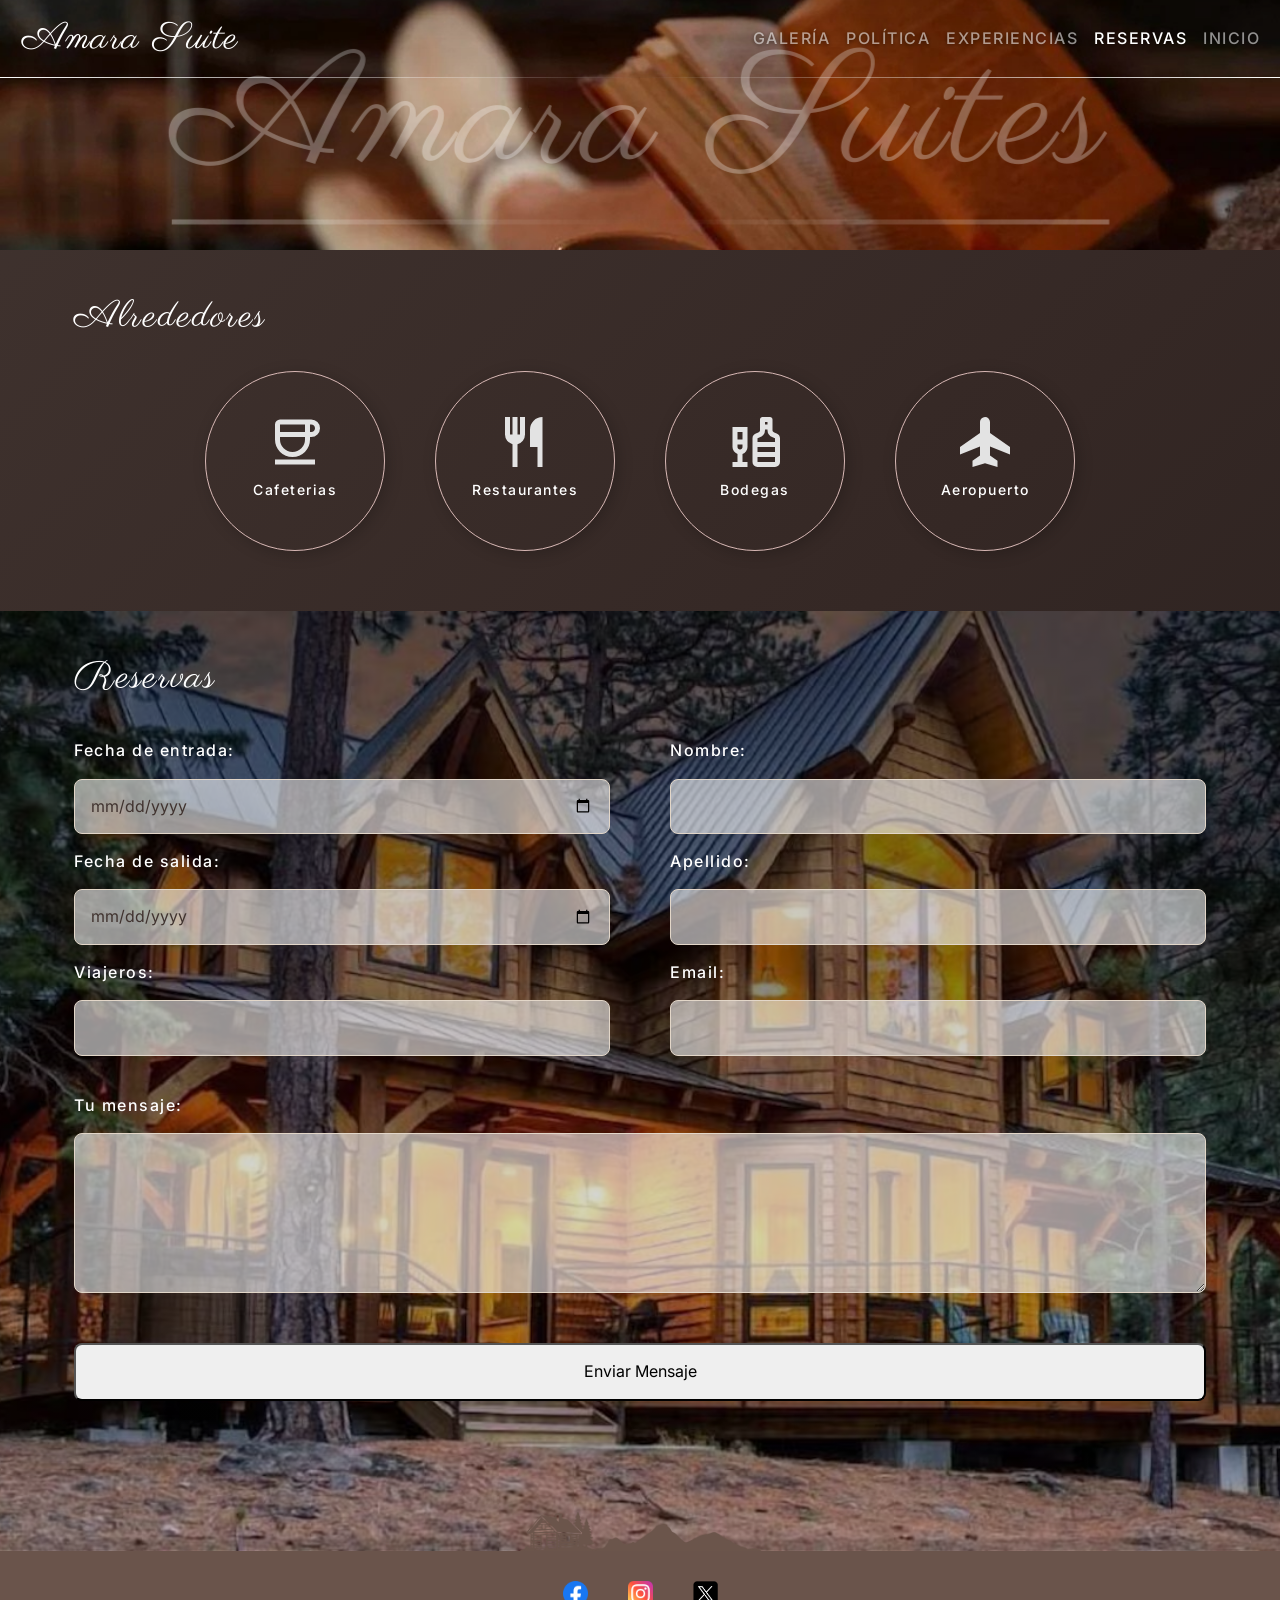
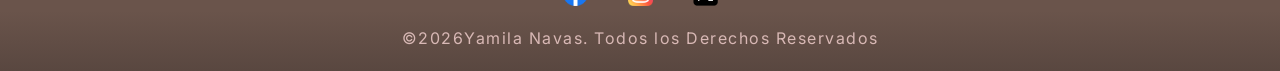
<file: pages/reserva.html>
<!DOCTYPE html>
<html lang="es">
<head>
    <meta charset="UTF-8">
    <meta name="viewport" content="width=device-width, initial-scale=1.0">
    <link href="https://cdn.jsdelivr.net/npm/bootstrap@5.3.8/dist/css/bootstrap.min.css" rel="stylesheet" integrity="sha384-sRIl4kxILFvY47J16cr9ZwB07vP4J8+LH7qKQnuqkuIAvNWLzeN8tE5YBujZqJLB" crossorigin="anonymous">

    <!-- letra principal -->
    <link rel="preconnect" href="https://fonts.googleapis.com">
    <link rel="preconnect" href="https://fonts.gstatic.com" crossorigin>
    <link
        href="https://fonts.googleapis.com/css2?family=Inter:ital,opsz,wght@0,14..32,100..900;1,14..32,100..900&display=swap"
        rel="stylesheet"
    >

    <!-- letra cursiva -->
    <link rel="preconnect" href="https://fonts.googleapis.com">
    <link rel="preconnect" href="https://fonts.gstatic.com" crossorigin>
    <link href="https://fonts.googleapis.com/css2?family=Parisienne&display=swap" rel="stylesheet">

    <link href="https://unpkg.com/aos@2.3.1/dist/aos.css" rel="stylesheet">
    <link rel="stylesheet" href="../styles/styles.css">
    
    <!-- Título de la página -->
    <title>Reservas | Amara Suites</title>
    <meta name="description" content="Reservá tu estadía en Amara Suites y disfrutá de una experiencia de descanso, comodidad y exclusividad.">
    <meta name="keywords" content="reservas, alquiler de cabañas, alojamiento, estadías, Amara Suites">
</head>
<body>
    <header>
        <nav class="navbar navbar-expand-lg bg-body-tertiary menu"  data-bs-theme="dark">
            <div class="container-fluid">
                <!-- Logo a la izquierda -->
                <a class="navbar-brand logo-menu" href="../index.html">
                    Amara Suite
                </a>

                <button class="navbar-toggler" type="button" data-bs-toggle="collapse"
                    data-bs-target="#navbarSupportedContent">
                    <span class="navbar-toggler-icon"></span>
                </button>

                <!-- Enlaces a la derecha -->
                <div class="collapse navbar-collapse justify-content-end" id="navbarSupportedContent">
                    <ul class="navbar-nav mb-2 mb-lg-0">
                        <li class="nav-item"><a class="nav-link" href="./galeria.html">Galería</a></li>
                        <li class="nav-item"><a class="nav-link" href="./politica.html">Política</a></li>
                        <li class="nav-item"><a class="nav-link" href="./experiencias.html">Experiencias</a></li>
                        <li class="nav-item"><a class="nav-link active" href="./reserva.html">Reservas</a></li>
                        <li class="nav-item"><a class="nav-link" href="../index.html">Inicio</a></li>
                    </ul>
                </div>
            </div>
        </nav>

        <div class="hero ">
            <div class="banner">
                <h1>Amara Suites</h1>
            </div>
        </div>
    </header>
    <main>

        <section class="section-separador-reserva">
            <div  class="content-container">
                <h2>Alrededores</h2>

                <ul>
                    <li>
                        <img src="../assets/iconos/coffee.svg" alt="">
                        <h3>Cafeterias</h3>
                    </li>

                    <li>
                        <img src="../assets/iconos/restaurant.svg" alt="">
                        <h3>Restaurantes</h3>
                    </li>

                    <li>
                        <img src="../assets/iconos/liquor.svg" alt="">
                        <h3>Bodegas</h3>
                    </li>

                    <li>
                        <img src="../assets/iconos/flight.svg" alt="">
                        <h3>Aeropuerto</h3>
                    </li>
                </ul>
            </div>  
        </section>

        <section class="section-reserva">
            <div data-aos="fade-up" data-aos-duration="1000" class="content-container">
                <h2>Reservas</h2>
                
                <form>
                    <div>
                        <label for="fecha-entrada">Fecha de entrada:</label>
                        <input type="date" id="fecha-entrada" name="fecha-entrada" required>

                        <label for="fecha-salida">Fecha de salida:</label>
                        <input type="date" id="fecha-salida" name="fecha-salida" required>

                        <label for="viajeros">Viajeros:</label>
                        <input type="number" id="viajeros" name="viajeros" required>
                    </div>
                    
                    <div>
                        <label for="user-name">Nombre:</label>
                        <input type="text" id="user-name" name="name" required>

                        <label for="user-last-name">Apellido:</label>
                        <input type="text" id="user-last-name" name="last-name" required>

                        <label for="user-email">Email:</label>
                        <input type="email" id="user-email" name="email" required>
                    </div>

                    <div>
                        <label for="mensaje">Tu mensaje:</label>
                        <textarea id="mensaje" name="mensaje" required></textarea>
                    </div>

                    <button type="submit" >Enviar Mensaje</button>
                </form>
                
            </div>  
        </section>

        
    </main>
    <footer>
        <ul>
            <li>
                <a href="https://www.facebook.com/" target="_blank">
                    <img src="../assets/sociales/facebook.png" alt="Ingresa a nuestra pagina de facebook">
                </a>
            </li>
            <li>
                <a href="https://www.instagram.com/" target="_blank">
                    <img src="../assets/sociales/instagram.png" alt="Ingresa a nuestra pagina de instagram">
                </a>
            </li>
            <li>
                <a href="https://x.com/?lang=es" target="_blank">
                    <img src="../assets/sociales/x.png" alt="Ingresa a nuestra pagina de X">
                </a>
            </li>
        </ul>
        <p>&copy;<span id="year"></span>Yamila Navas. Todos los Derechos Reservados</p>
    </footer>
    <script>
        document.getElementById('year').textContent = new Date().getFullYear();
        
    </script> 
    <script src="https://cdn.jsdelivr.net/npm/bootstrap@5.3.8/dist/js/bootstrap.bundle.min.js" integrity="sha384-FKyoEForCGlyvwx9Hj09JcYn3nv7wiPVlz7YYwJrWVcXK/BmnVDxM+D2scQbITxI" crossorigin="anonymous"></script>
    <script src="https://unpkg.com/aos@2.3.1/dist/aos.js"></script>
    <script>
        AOS.init();
    </script>

</body>
</html>
</file>
<file: styles/styles.css>
@charset "UTF-8";
/* Reseteo */
* {
  margin: 0;
  padding: 0;
  box-sizing: border-box;
}

/* Generales */
body {
  background-image: linear-gradient(135deg, #40332F 0%, #352825 50%, #241D1B 100%);
}

.section-image {
  background-image: none, url("../assets/galeria/35.avif");
  background-repeat: no-repeat;
  background-size: cover;
  background-position: center;
  -webkit-mask-image: linear-gradient(to bottom, black 80%, transparent 100%);
  mask-image: linear-gradient(to bottom, black 80%, transparent 100%);
  height: 50dvh;
}
@media (min-width: 1024px) {
  .section-image {
    height: 100dvh;
  }
}

.image-2 {
  background-image: url("../assets/galeria/04.avif");
}

.image-3 {
  background-image: url("../assets/galeria/22.avif");
}

.section-acordion, .section-reserva {
  background-image: linear-gradient(rgba(0, 0, 0, 0.582), rgba(0, 0, 0, 0.274)), url("../assets/galeria/35.avif");
  background-repeat: no-repeat;
  background-size: cover;
  background-position: center;
}

.content-container {
  max-width: 76.25rem;
  margin: 0 auto;
  padding: clamp(1.25rem, 3.4722222222vw, 3.75rem);
}

section:last-child .content-container {
  padding-bottom: 9.375rem;
}

@media (prefers-reduced-motion: reduce) {
  *,
  *::before,
  *::after {
    animation-duration: 0.01ms !important;
    animation-iteration-count: 1 !important;
    transition-duration: 0.01ms !important;
  }
}
/* Generales titulos y textos */
body {
  font-family: "Inter", sans-serif;
  font-size: clamp(1rem, 1vw, 1.25rem);
  letter-spacing: 1.5px;
  line-height: 1.6;
  font-weight: 400;
  color: #FFFFFF;
  text-align: center;
}
body h1, body h2, body h3, body label {
  font-size: clamp(1.75rem, 3vw, 2.5rem);
  font-weight: 500;
  line-height: 1.2;
}
body h1, body h2 {
  font-family: "Parisienne", cursive;
}
body h1 {
  font-size: clamp(3.5rem, 5vw, 5rem);
  text-shadow: 0 8px 24px rgba(64, 51, 47, 0.15);
}
body h2 {
  margin-bottom: 1.875rem;
  text-align: start;
}
body h3, body label {
  font-size: clamp(1.25rem, 2vw, 1.75rem);
  margin-bottom: 0.625rem;
}
body a {
  text-align: center;
  text-decoration: none;
}
body .negrita {
  font-weight: 700;
  color: #D8B8B5;
}
body .texto-hero {
  width: 0;
  min-width: 100%;
  font-size: clamp(1rem, 1vw, 1.25rem);
  font-weight: 500;
  text-shadow: 0 8px 24px rgba(64, 51, 47, 0.15);
}

.menu {
  width: 100%;
  position: absolute;
  top: 0;
  left: 0;
  z-index: 10;
  background-color: transparent !important;
  --bs-navbar-padding-y: 1rem;
}
.menu::before {
  content: "";
  position: absolute;
  inset: 0;
  background: linear-gradient(to bottom, rgba(0, 0, 0, 0.137), rgba(0, 0, 0, 0.048));
  z-index: -1;
  pointer-events: none;
}
.menu::after {
  content: "";
  position: absolute;
  bottom: 0;
  left: 0;
  width: 100%;
  height: 1px;
  background: linear-gradient(to right, #FFFFFF, rgba(0, 0, 0, 0), #FFFFFF);
  display: block;
  pointer-events: none;
}
.menu .nav-logo {
  width: 1.875rem;
}
.menu .logo-menu {
  font-family: "Parisienne", cursive;
  font-size: clamp(1.75rem, 3vw, 2.5rem);
  font-weight: 500;
  line-height: 1.2;
  padding: 0 10px;
}
.menu .nav-link {
  transition: color 0.3s ease, font-weight 0.3s ease;
  font-weight: 500;
  text-transform: uppercase;
  text-shadow: 0 1px 4px rgba(0, 0, 0, 0.5);
}
.menu .nav-link:hover {
  text-shadow: 0 2px 8px rgba(0, 0, 0, 0.7);
}
.menu .nav-link:focus-visible {
  outline: 2px solid #FFFFFF;
  outline-offset: 3px;
}
@media (max-width: 991.98px) {
  .menu .nav-link {
    margin-top: 10px;
  }
}

/* hero : mi banner */
.hero {
  height: 250px;
  width: 100%;
  background-image: none, url("../assets/galeria/hero.jpg");
  background-repeat: no-repeat;
  background-size: cover;
  background-position: center;
  overflow: hidden;
  display: flex;
  flex-direction: row;
  justify-content: center;
  align-items: center;
}
.hero > div {
  width: fit-content;
  max-width: 100%;
  transform: translateY(200px);
}
.hero > div > h1 {
  width: fit-content;
}
.hero > div > h1::after {
  content: "";
  display: block;
  height: 2px;
  background: linear-gradient(to right, #FFFFFF, rgba(0, 0, 0, 0), #FFFFFF);
}
.hero > div > h1 {
  -webkit-animation: focus-in-contract-bck 1s cubic-bezier(0.25, 0.46, 0.45, 0.94) both;
  animation: focus-in-contract-bck 1s cubic-bezier(0.25, 0.46, 0.45, 0.94) both;
}
.hero > div > img {
  width: 60px;
  transform: translateY(80px);
}
@media (min-width: 1024px) {
  .hero > div > img {
    display: none;
  }
}
@media (min-width: 1024px) {
  .hero {
    height: 250px;
  }
  .hero > .banner {
    transform: translateY(10px) scale(2.5);
    opacity: 0.3;
  }
}

.hero-inicio {
  height: 100dvh;
  background-attachment: fixed;
}
@media (min-width: 1024px) {
  .hero-inicio {
    height: 100dvh;
  }
}

/* ----------------------------------------------
 * Generated by Animista on 2026-11-4 15:32:49
 * Licensed under FreeBSD License.
 * See http://animista.net/license for more info. 
 * w: http://animista.net, t: @cssanimista
 * ---------------------------------------------- */
/**
 * ----------------------------------------
 * animation focus-in-contract-bck
 * ----------------------------------------
 */
@-webkit-keyframes focus-in-contract-bck {
  0% {
    letter-spacing: 1em;
    -webkit-transform: translateZ(300px);
    transform: translateZ(300px);
    -webkit-filter: blur(12px);
    filter: blur(12px);
    opacity: 0;
  }
  100% {
    -webkit-transform: translateZ(12px);
    transform: translateZ(12px);
    -webkit-filter: blur(0);
    filter: blur(0);
    opacity: 1;
  }
}
@keyframes focus-in-contract-bck {
  0% {
    letter-spacing: 1em;
    -webkit-transform: translateZ(300px);
    transform: translateZ(300px);
    -webkit-filter: blur(12px);
    filter: blur(12px);
    opacity: 0;
  }
  100% {
    -webkit-transform: translateZ(12px);
    transform: translateZ(12px);
    -webkit-filter: blur(0);
    filter: blur(0);
    opacity: 1;
  }
}
/* footer */
footer {
  background-image: linear-gradient(to bottom, #6a544b 50%, #594740 100%);
  padding: 1.25rem;
}
footer > ul {
  display: flex;
  flex-direction: row;
  justify-content: center;
  align-items: center;
  gap: 1.25rem;
  list-style: none;
  margin-bottom: 0.625rem;
  padding: 0;
}
footer > ul > li {
  flex-basis: 2.8125rem;
  padding: 0.625rem;
  border-radius: 50%;
  font-size: 0;
  transition: background-color 0.3s ease, color 0.3s ease;
}
footer > ul > li > a {
  font-size: 0;
}
footer > ul > li > a > img {
  object-fit: contain;
  width: 100%;
}
footer > ul > li:hover, footer > ul > li:focus {
  border: 1px solid #40332F;
  box-shadow: 0 4px 12px rgba(64, 51, 47, 0.1);
  background-color: #40332F;
  transition: background-color 0.3s ease;
}
footer {
  position: relative;
}
footer::after {
  content: "";
  position: absolute;
  top: -40px;
  left: 0;
  width: 100%;
  height: 40px;
  background-image: none, url("../assets/relieve.png");
  background-repeat: no-repeat;
  background-size: cover;
  background-position: center;
  background-size: auto 100%;
  z-index: 10;
  pointer-events: none;
}
footer p {
  font-size: 1rem;
  color: #D8B8B5;
  margin: 0;
}

.section-info .content-container > .contenedor-parrafo {
  display: flex;
  flex-direction: column;
  justify-content: center;
  align-items: center;
  gap: 10px;
}
.section-info .content-container > .contenedor-parrafo > p {
  text-align: justify;
}
@media (min-width: 1024px) {
  .section-info .content-container > .contenedor-parrafo {
    flex-direction: row;
    gap: 50px;
  }
}

/* componente cards */
.section-destacado .content-container > ul,
.section-politica .content-container > ul {
  list-style: none;
  display: flex;
  justify-content: center;
  align-items: stretch;
  flex-wrap: wrap;
  gap: 3.125rem;
  padding: 0;
}
.section-destacado .content-container > ul > li,
.section-politica .content-container > ul > li {
  display: flex;
  flex-direction: column;
  justify-content: center;
  align-items: center;
  justify-content: start;
  width: 100%;
  max-width: 250px;
  gap: 0.625rem;
  padding: 1.25rem;
  border-radius: 8px;
  border: 1px solid #D8B8B5;
  box-shadow: 3px 3px 15px rgba(0, 0, 0, 0.205);
}
.section-destacado .content-container > ul > li > h3::after,
.section-politica .content-container > ul > li > h3::after {
  content: "";
  display: block;
  height: 1px;
  background: linear-gradient(to right, #FFFFFF, rgba(0, 0, 0, 0), #FFFFFF);
  margin-top: 1.875rem;
}
.section-destacado .content-container > ul > li > p,
.section-politica .content-container > ul > li > p {
  color: #D8B8B5;
}
.section-destacado .content-container > ul > li > img,
.section-politica .content-container > ul > li > img {
  width: 100%;
  max-width: 100px;
  object-fit: cover;
}
@media (min-width: 1024px) {
  .section-destacado .content-container > ul,
  .section-politica .content-container > ul {
    flex-wrap: nowrap;
  }
  .section-destacado .content-container > ul img,
  .section-politica .content-container > ul img {
    width: 100%;
    max-width: 200px;
    object-fit: cover;
  }
}

.section-mapa .content-container {
  display: flex;
  flex-wrap: wrap;
  justify-content: center;
  align-items: start;
  gap: 0.625rem;
}
.section-mapa .content-container > div > p {
  text-align: justify;
}
.section-mapa .content-container > iframe {
  border-radius: 8px;
  box-shadow: 3px 3px 15px rgba(0, 0, 0, 0.205);
}
@media (min-width: 1024px) {
  .section-mapa .content-container {
    flex-wrap: nowrap;
    gap: 3.125rem;
  }
  .section-mapa .content-container > div, .section-mapa .content-container iframe {
    flex-basis: 50%;
  }
}

/* galeria */
.section-galeria .content-container > .filtro {
  list-style: none;
  display: flex;
  flex-direction: row;
  justify-content: center;
  align-items: center;
  gap: 20px;
  flex-wrap: wrap;
  margin-bottom: 30px;
  padding: 0;
}
.section-galeria .content-container > .filtro > li {
  padding: 10px 20px;
  border: 1px solid #D8B8B5;
  border-radius: 16px;
  box-shadow: 3px 3px 15px rgba(0, 0, 0, 0.363);
  flex-basis: calc(50% - 10px);
  transition: background-color 0.3s ease;
}
.section-galeria .content-container > .filtro > li a {
  font-family: "Inter", sans-serif;
  font-size: clamp(1rem, 1vw, 1.25rem);
  letter-spacing: 1.5px;
  line-height: 1.6;
  font-weight: 400;
  color: #FFFFFF;
}
.section-galeria .content-container > .filtro > li:hover {
  background-color: #D8B8B5;
}
.section-galeria .content-container > .filtro > li.active {
  background-color: #D8B8B5;
}
@media (min-width: 1024px) {
  .section-galeria .content-container > .filtro {
    flex-wrap: nowrap;
  }
}
.section-galeria .content-container > .galeria {
  list-style: none;
  display: grid;
  grid-template-columns: repeat(auto-fit, minmax(min(100%, 300px), 1fr));
  gap: 10px;
  padding: 0;
}
.section-galeria .content-container > .galeria > li {
  border: 1px solid #D8B8B5;
  border-radius: 8px;
  overflow: hidden;
}
.section-galeria .content-container > .galeria > li > img {
  display: block;
  width: 100%;
  height: 100%;
  object-fit: cover;
  object-position: center;
  border-radius: 8px;
  transition: transform 3s ease;
}
.section-galeria .content-container > .galeria > li > img:hover {
  transform: scale(1.08);
}

/* seccion acordion */
.section-acordion .content-container .accordion {
  --bs-accordion-color: #40332F;
  --bs-accordion-bg: #F7F3ED;
  --bs-accordion-border-color: #E2D6C8;
  --bs-accordion-border-width: 1px;
  --bs-accordion-border-radius: 10px;
  --bs-accordion-btn-color: #40332F;
  --bs-accordion-btn-bg: #F7F3ED;
  --bs-accordion-active-color: #FFFFFF;
  --bs-accordion-active-bg: #756963;
  --bs-accordion-btn-focus-box-shadow: 0 0 0 0.2rem rgba(211, 148, 1, 0.15);
  --bs-accordion-btn-padding-x: 1.5rem;
  --bs-accordion-btn-padding-y: 1.25rem;
  --bs-accordion-body-padding-x: 1.5rem;
  --bs-accordion-body-padding-y: 1.5rem;
}
.section-acordion .content-container .accordion .accordion-item {
  margin-bottom: 12px;
  border-radius: 10px;
  overflow: hidden;
  box-shadow: 0 4px 12px rgba(64, 51, 47, 0.1);
}
.section-acordion .content-container .accordion .accordion-button {
  font-family: "Inter", sans-serif;
  font-weight: 500;
  letter-spacing: 0.5px;
  transition: background-color 0.3s ease;
}
.section-acordion .content-container .accordion .accordion-button:hover {
  background-color: #756963;
  --bs-accordion-btn-color: #FFFFFF;
}
.section-acordion .content-container .accordion .accordion-button:focus {
  box-shadow: none;
}
.section-acordion .content-container .accordion .accordion-body {
  text-align: left;
  line-height: 1.6;
  color: #756963;
}

/* Sección de reservas */
.section-reserva .content-container > form {
  display: grid;
  grid-template-columns: 1fr;
  gap: 1.875rem 3.75rem;
}
.section-reserva .content-container > form > div {
  display: flex;
  flex-direction: column;
  justify-content: center;
  align-items: center;
  align-items: stretch;
  min-width: 0;
  gap: 8px;
}
.section-reserva .content-container > form > div:last-of-type {
  grid-column: auto;
}
.section-reserva .content-container > form label {
  color: #FFFFFF;
  font-size: 1rem;
  font-weight: 500;
  text-align: left;
  margin-top: 10px;
}
.section-reserva .content-container > form input,
.section-reserva .content-container > form textarea {
  width: 100%;
  box-sizing: border-box;
  padding: 14px 16px;
  border: 1px solid #E2D6C8;
  border-radius: 8px;
  background-color: rgba(255, 255, 255, 0.575);
  color: #40332F;
  font-family: "Inter", sans-serif;
  font-size: 1rem;
  transition: border-color 0.3s ease, box-shadow 0.3s ease;
}
.section-reserva .content-container > form input {
  min-height: 50px;
}
.section-reserva .content-container > form textarea {
  min-height: 160px;
  resize: vertical;
}
.section-reserva .content-container > form input:focus,
.section-reserva .content-container > form textarea:focus {
  border-color: #D39401;
  box-shadow: 0 0 0 3px rgba(211, 148, 1, 0.15);
  background-color: #fff;
}
.section-reserva .content-container > form > button {
  grid-column: auto;
  justify-self: center;
  width: 100%;
  margin-top: 1.25rem;
  padding: 14px 30px;
  border-radius: 8px;
  transition: transform 0.3s ease, box-shadow 0.3s ease;
}
.section-reserva .content-container > form > button:hover {
  transform: translateY(-2px);
  box-shadow: 0 6px 16px rgba(64, 51, 47, 0.15);
}
@media (min-width: 1024px) {
  .section-reserva .content-container > form {
    grid-template-columns: repeat(2, minmax(0, 1fr));
  }
  .section-reserva .content-container > form > div:last-of-type,
  .section-reserva .content-container > form > button {
    grid-column: 1/-1;
  }
  .section-reserva .content-container > form > button {
    min-width: 220px;
  }
}

/* seccion marcas  */
.section-separador-reserva .content-container > ul {
  list-style: none;
  display: flex;
  justify-content: center;
  align-items: stretch;
  flex-wrap: wrap;
  gap: 3.125rem;
  padding: 0;
}
.section-separador-reserva .content-container > ul > li {
  display: flex;
  flex-direction: column;
  justify-content: center;
  align-items: center;
  min-width: 180px;
  aspect-ratio: 1/1;
  gap: 0.625rem;
  padding: 1.875rem;
  border: 1px solid #D8B8B5;
  border-radius: 50%;
  box-shadow: 3px 3px 15px rgba(0, 0, 0, 0.205);
}
.section-separador-reserva .content-container > ul > li > h3 {
  font-size: 0.875rem;
}
.section-separador-reserva .content-container > ul > li > p {
  color: #D8B8B5;
}
.section-separador-reserva .content-container > ul > li > img {
  width: 100%;
  max-width: 60px;
  object-fit: cover;
}
@media (min-width: 1024px) {
  .section-separador-reserva .content-container > ul {
    flex-wrap: nowrap;
  }
  .section-separador-reserva .content-container > ul img {
    width: 100%;
    max-width: 200px;
    object-fit: cover;
  }
}

/*# sourceMappingURL=styles.css.map */
</file>
